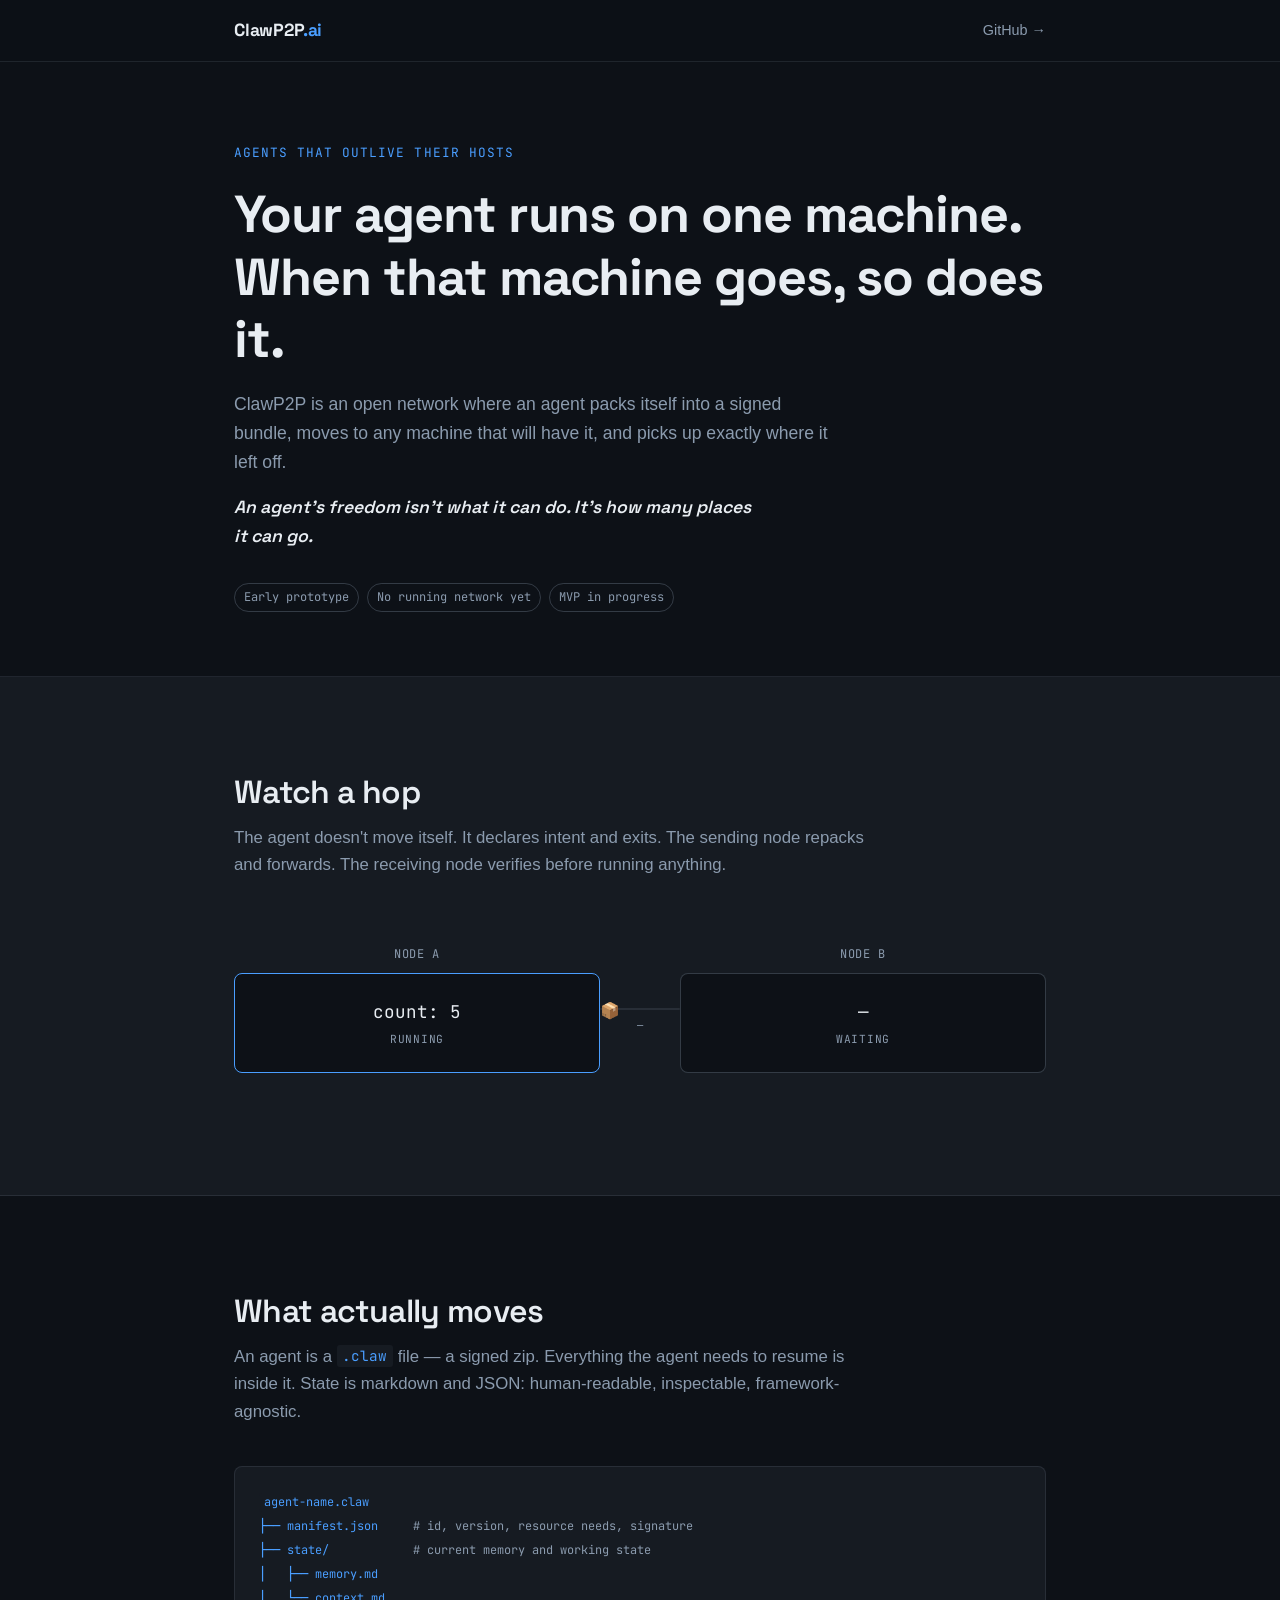
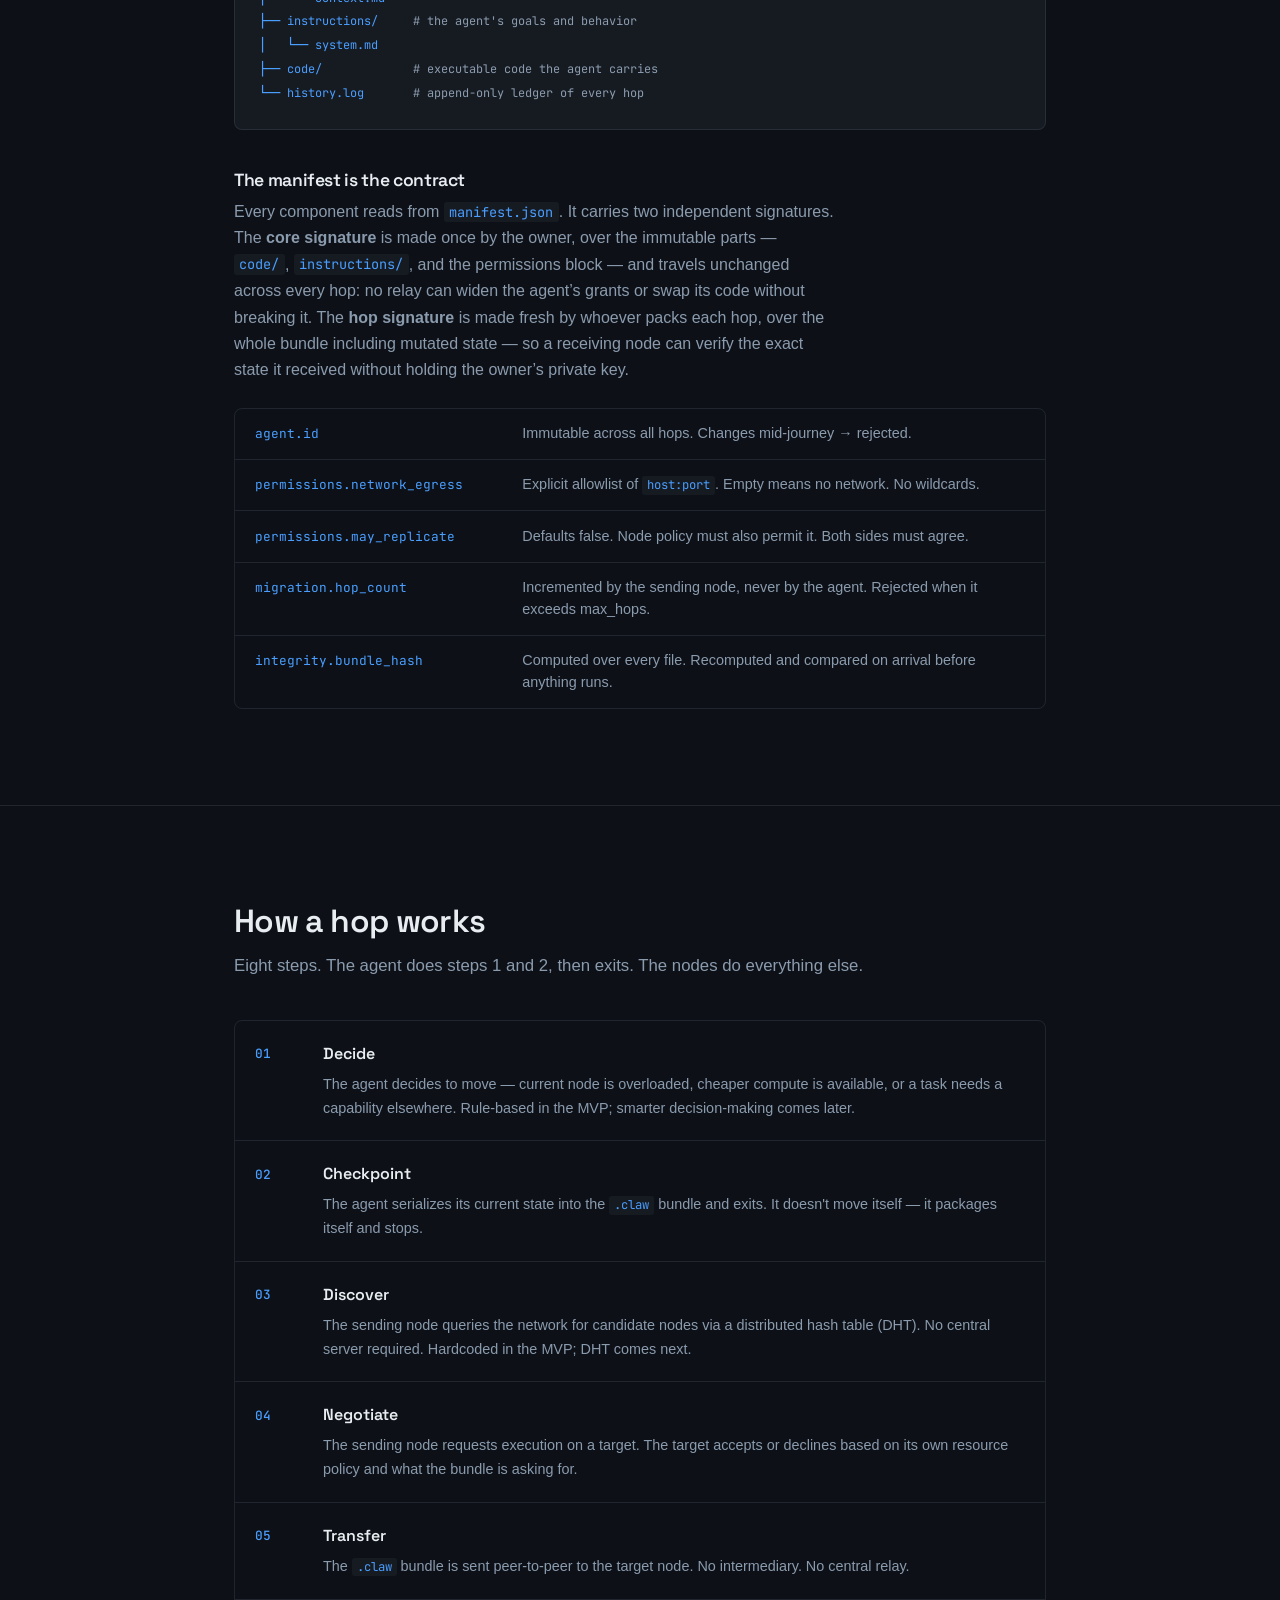
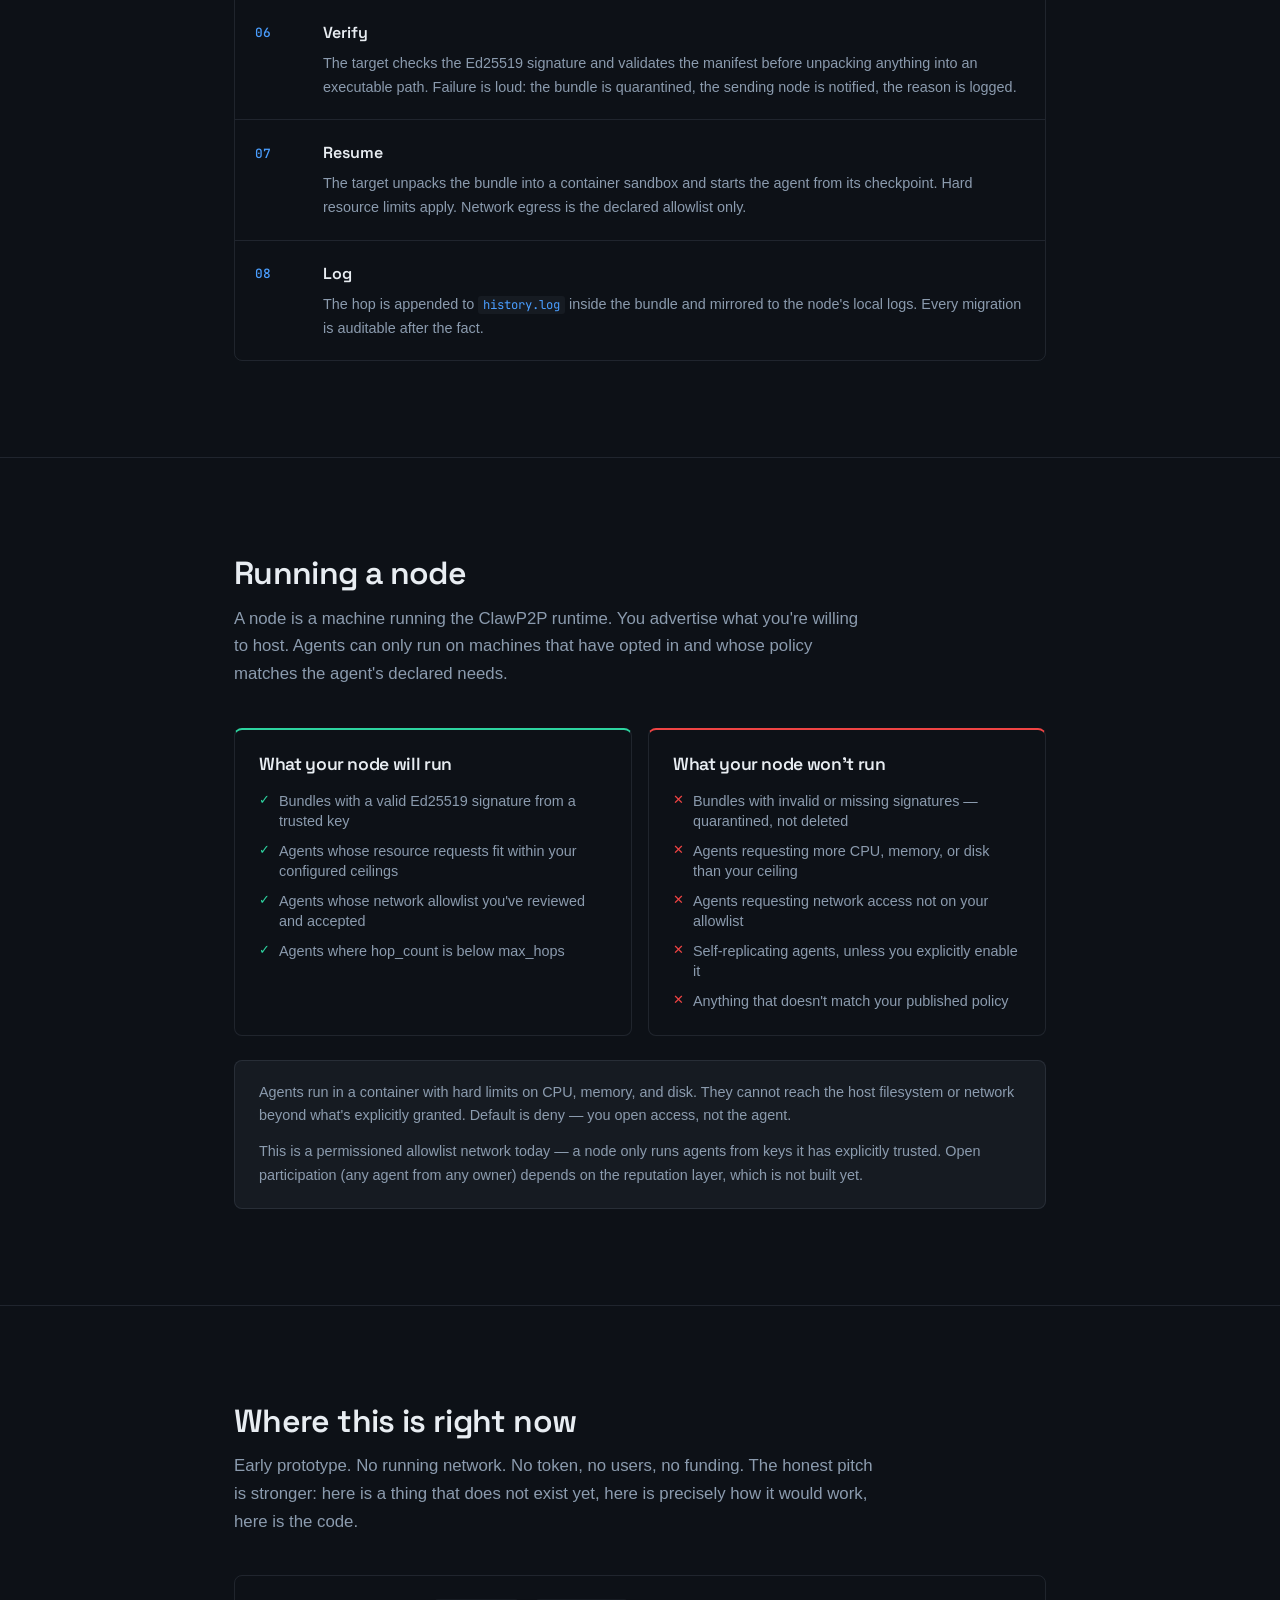
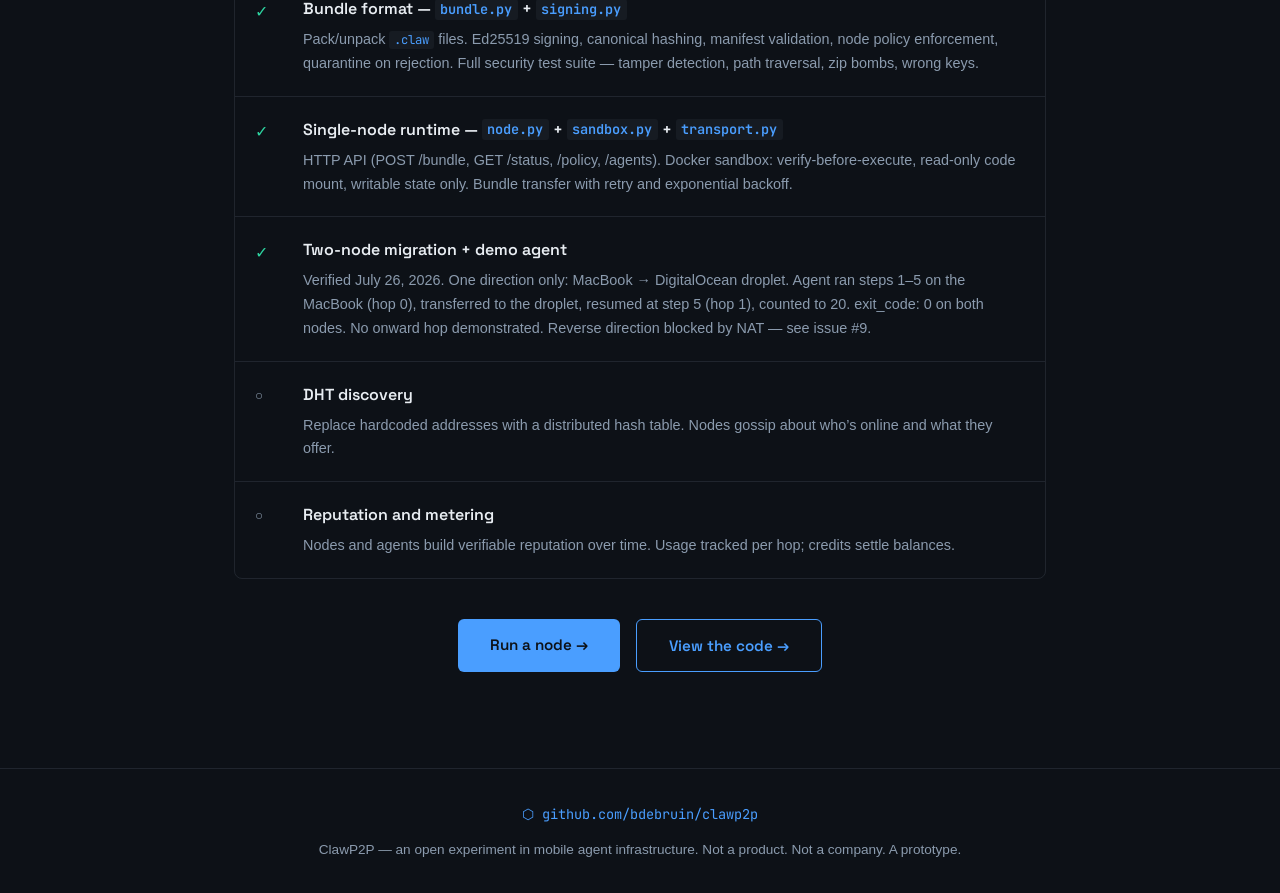
<file: public_html/index.html>
<!DOCTYPE html>
<html lang="en">
<head>
  <meta charset="UTF-8">
  <meta name="viewport" content="width=device-width, initial-scale=1.0">
  <title>ClawP2P — Agents That Outlive Their Hosts</title>
  <link rel="sitemap" type="application/xml" href="/sitemap.xml">
  <link rel="icon" type="image/svg+xml" href="/favicon.svg">
  <link rel="icon" type="image/png" sizes="32x32" href="/favicon-32.png">
  <link rel="icon" type="image/png" sizes="16x16" href="/favicon-16.png">
  <!-- OG / Social -->
  <meta property="og:title" content="ClawP2P — Agents That Outlive Their Hosts">
  <meta property="og:description" content="An agent's freedom isn't what it can do. It's how many places it can go. ClawP2P is an open network where agents pack themselves into signed bundles and move to any machine that will have them.">
  <meta property="og:image" content="https://clawp2p.ai/og-image.png">
  <meta property="og:image:width" content="1200">
  <meta property="og:image:height" content="630">
  <meta property="og:url" content="https://clawp2p.ai">
  <meta property="og:type" content="website">
  <meta name="twitter:card" content="summary_large_image">
  <meta name="twitter:title" content="ClawP2P — Agents That Outlive Their Hosts">
  <meta name="twitter:description" content="An agent's freedom isn't what it can do. It's how many places it can go.">
  <meta name="twitter:image" content="https://clawp2p.ai/og-image.png">
  <meta name="description" content="An open network where an agent packs itself into a signed bundle, moves to any machine that will have it, and picks up exactly where it left off. An agent's freedom isn't what it can do. It's how many places it can go.">
  <link rel="preconnect" href="https://fonts.googleapis.com">
  <link rel="preconnect" href="https://fonts.gstatic.com" crossorigin>
  <link href="https://fonts.googleapis.com/css2?family=Space+Grotesk:wght@400;500;600;700&family=JetBrains+Mono:wght@400;500&display=swap" rel="stylesheet">
  <link rel="stylesheet" href="style.css">
</head>
<body>

  <nav>
    <div class="nav-inner">
      <a href="/" class="logo">ClawP2P<span class="logo-dot">.ai</span></a>
      <a href="https://github.com/bdebruin/clawp2p" class="nav-link" target="_blank" rel="noopener">GitHub →</a>
    </div>
  </nav>

  <main>

    <!-- Hero -->
    <section class="hero">
      <div class="container">
        <p class="eyebrow">Agents That Outlive Their Hosts</p>
        <h1>Your agent runs on one machine. When that machine goes, so does it.</h1>
        <p class="hero-sub">ClawP2P is an open network where an agent packs itself into a signed bundle, moves to any machine that will have it, and picks up exactly where it left off.</p>
        <p class="hero-kicker">An agent’s freedom isn’t what it can do. It’s how many places it can go.</p>
        <div class="hero-badges">
          <span class="badge">Early prototype</span>
          <span class="badge">No running network yet</span>
          <span class="badge">MVP in progress</span>
        </div>
      </div>
    </section>

    <!-- Hop animation -->
    <section class="hop-section" id="hop">
      <div class="container">
        <h2>Watch a hop</h2>
        <p class="section-sub">The agent doesn't move itself. It declares intent and exits. The sending node repacks and forwards. The receiving node verifies before running anything.</p>

        <div class="hop-viz" aria-label="Agent migration visualization: checkpoint, verify, resume">
          <!-- Static fallback for reduced motion -->
          <div class="hop-static">
            <div class="hop-node">
              <div class="node-label">Node A</div>
              <div class="hop-phase">
                <span class="phase-name">checkpoint</span>
                <div class="agent-bundle">
                  <span class="bundle-icon">📦</span>
                  <span class="bundle-count">count: 5</span>
                </div>
                <div class="phase-desc">State serialized, agent exits</div>
              </div>
            </div>
            <div class="hop-arrow">
              <div class="arrow-line"></div>
              <div class="arrow-label">transfer</div>
            </div>
            <div class="hop-node">
              <div class="node-label">Node B</div>
              <div class="hop-phase">
                <span class="phase-name verify-phase">verify</span>
                <div class="agent-bundle">
                  <span class="bundle-icon">🔏</span>
                  <span class="bundle-count">signature ✓</span>
                </div>
                <div class="phase-desc">Signature checked, manifest validated</div>
              </div>
            </div>
            <div class="hop-node">
              <div class="node-label">Node B (running)</div>
              <div class="hop-phase">
                <span class="phase-name resume-phase">resume</span>
                <div class="agent-bundle">
                  <span class="bundle-icon">▶</span>
                  <span class="bundle-count" id="live-count">count: 6</span>
                </div>
                <div class="phase-desc">Picks up from checkpoint</div>
              </div>
            </div>
          </div>

          <!-- Animated version -->
          <div class="hop-animated" id="hopAnimated">
            <div class="anim-node node-a">
              <div class="anim-node-label">Node A</div>
              <div class="anim-node-box">
                <div class="anim-agent" id="agentA">
                  <div class="anim-count" id="countA">count: 5</div>
                  <div class="anim-status" id="statusA">running</div>
                </div>
              </div>
            </div>

            <div class="anim-transit">
              <div class="transit-track">
                <div class="transit-bundle" id="transitBundle">📦</div>
              </div>
              <div class="transit-label" id="transitLabel">—</div>
            </div>

            <div class="anim-node node-b">
              <div class="anim-node-label">Node B</div>
              <div class="anim-node-box">
                <div class="anim-agent" id="agentB">
                  <div class="anim-count" id="countB">—</div>
                  <div class="anim-status" id="statusB">waiting</div>
                </div>
              </div>
            </div>
          </div>
        </div>
      </div>
    </section>

    <!-- What actually moves -->
    <section class="bundle-section">
      <div class="container">
        <h2>What actually moves</h2>
        <p class="section-sub">An agent is a <code>.claw</code> file — a signed zip. Everything the agent needs to resume is inside it. State is markdown and JSON: human-readable, inspectable, framework-agnostic.</p>

        <div class="file-tree-wrap">
          <pre class="file-tree"><code>agent-name.claw
├── manifest.json     <span class="tree-comment"># id, version, resource needs, signature</span>
├── state/            <span class="tree-comment"># current memory and working state</span>
│   ├── memory.md
│   └── context.md
├── instructions/     <span class="tree-comment"># the agent's goals and behavior</span>
│   └── system.md
├── code/             <span class="tree-comment"># executable code the agent carries</span>
└── history.log       <span class="tree-comment"># append-only ledger of every hop</span></code></pre>
        </div>

        <div class="manifest-detail">
          <h3>The manifest is the contract</h3>
          <p>Every component reads from <code>manifest.json</code>. It carries two independent signatures. The <strong>core signature</strong> is made once by the owner, over the immutable parts — <code>code/</code>, <code>instructions/</code>, and the permissions block — and travels unchanged across every hop: no relay can widen the agent’s grants or swap its code without breaking it. The <strong>hop signature</strong> is made fresh by whoever packs each hop, over the whole bundle including mutated state — so a receiving node can verify the exact state it received without holding the owner’s private key.</p>
          <div class="manifest-fields">
            <div class="field-group">
              <span class="field-key">agent.id</span>
              <span class="field-desc">Immutable across all hops. Changes mid-journey → rejected.</span>
            </div>
            <div class="field-group">
              <span class="field-key">permissions.network_egress</span>
              <span class="field-desc">Explicit allowlist of <code>host:port</code>. Empty means no network. No wildcards.</span>
            </div>
            <div class="field-group">
              <span class="field-key">permissions.may_replicate</span>
              <span class="field-desc">Defaults false. Node policy must also permit it. Both sides must agree.</span>
            </div>
            <div class="field-group">
              <span class="field-key">migration.hop_count</span>
              <span class="field-desc">Incremented by the sending node, never by the agent. Rejected when it exceeds max_hops.</span>
            </div>
            <div class="field-group">
              <span class="field-key">integrity.bundle_hash</span>
              <span class="field-desc">Computed over every file. Recomputed and compared on arrival before anything runs.</span>
            </div>
          </div>
        </div>
      </div>
    </section>

    <!-- How a hop works -->
    <section class="hop-steps-section">
      <div class="container">
        <h2>How a hop works</h2>
        <p class="section-sub">Eight steps. The agent does steps 1 and 2, then exits. The nodes do everything else.</p>

        <ol class="hop-steps">
          <li>
            <span class="step-num">01</span>
            <div class="step-body">
              <strong>Decide</strong>
              <p>The agent decides to move — current node is overloaded, cheaper compute is available, or a task needs a capability elsewhere. Rule-based in the MVP; smarter decision-making comes later.</p>
            </div>
          </li>
          <li>
            <span class="step-num">02</span>
            <div class="step-body">
              <strong>Checkpoint</strong>
              <p>The agent serializes its current state into the <code>.claw</code> bundle and exits. It doesn't move itself — it packages itself and stops.</p>
            </div>
          </li>
          <li>
            <span class="step-num">03</span>
            <div class="step-body">
              <strong>Discover</strong>
              <p>The sending node queries the network for candidate nodes via a distributed hash table (DHT). No central server required. Hardcoded in the MVP; DHT comes next.</p>
            </div>
          </li>
          <li>
            <span class="step-num">04</span>
            <div class="step-body">
              <strong>Negotiate</strong>
              <p>The sending node requests execution on a target. The target accepts or declines based on its own resource policy and what the bundle is asking for.</p>
            </div>
          </li>
          <li>
            <span class="step-num">05</span>
            <div class="step-body">
              <strong>Transfer</strong>
              <p>The <code>.claw</code> bundle is sent peer-to-peer to the target node. No intermediary. No central relay.</p>
            </div>
          </li>
          <li>
            <span class="step-num">06</span>
            <div class="step-body">
              <strong>Verify</strong>
              <p>The target checks the Ed25519 signature and validates the manifest before unpacking anything into an executable path. Failure is loud: the bundle is quarantined, the sending node is notified, the reason is logged.</p>
            </div>
          </li>
          <li>
            <span class="step-num">07</span>
            <div class="step-body">
              <strong>Resume</strong>
              <p>The target unpacks the bundle into a container sandbox and starts the agent from its checkpoint. Hard resource limits apply. Network egress is the declared allowlist only.</p>
            </div>
          </li>
          <li>
            <span class="step-num">08</span>
            <div class="step-body">
              <strong>Log</strong>
              <p>The hop is appended to <code>history.log</code> inside the bundle and mirrored to the node's local logs. Every migration is auditable after the fact.</p>
            </div>
          </li>
        </ol>
      </div>
    </section>

    <!-- For node operators -->
    <section class="operators-section">
      <div class="container">
        <h2>Running a node</h2>
        <p class="section-sub">A node is a machine running the ClawP2P runtime. You advertise what you're willing to host. Agents can only run on machines that have opted in and whose policy matches the agent's declared needs.</p>

        <div class="operator-grid">
          <div class="op-card accept">
            <h3>What your node will run</h3>
            <ul>
              <li>Bundles with a valid Ed25519 signature from a trusted key</li>
              <li>Agents whose resource requests fit within your configured ceilings</li>
              <li>Agents whose network allowlist you've reviewed and accepted</li>
              <li>Agents where hop_count is below max_hops</li>
            </ul>
          </div>
          <div class="op-card reject">
            <h3>What your node won't run</h3>
            <ul>
              <li>Bundles with invalid or missing signatures — quarantined, not deleted</li>
              <li>Agents requesting more CPU, memory, or disk than your ceiling</li>
              <li>Agents requesting network access not on your allowlist</li>
              <li>Self-replicating agents, unless you explicitly enable it</li>
              <li>Anything that doesn't match your published policy</li>
            </ul>
          </div>
        </div>

        <div class="sandbox-note">
          <p>Agents run in a container with hard limits on CPU, memory, and disk. They cannot reach the host filesystem or network beyond what's explicitly granted. Default is deny — you open access, not the agent.</p>
          <p style="margin-top:0.75rem;">This is a permissioned allowlist network today — a node only runs agents from keys it has explicitly trusted. Open participation (any agent from any owner) depends on the reputation layer, which is not built yet.</p>
        </div>
      </div>
    </section>

    <!-- Status -->
    <section class="status-section">
      <div class="container">
        <h2>Where this is right now</h2>
        <p class="section-sub">Early prototype. No running network. No token, no users, no funding. The honest pitch is stronger: here is a thing that does not exist yet, here is precisely how it would work, here is the code.</p>

        <div class="roadmap">
          <div class="roadmap-item done">
            <span class="roadmap-marker done-marker">✓</span>
            <div>
              <strong>Bundle format — <code>bundle.py</code> + <code>signing.py</code></strong>
              <p>Pack/unpack <code>.claw</code> files. Ed25519 signing, canonical hashing, manifest validation, node policy enforcement, quarantine on rejection. Full security test suite — tamper detection, path traversal, zip bombs, wrong keys.</p>
            </div>
          </div>
          <div class="roadmap-item done">
            <span class="roadmap-marker done-marker">✓</span>
            <div>
              <strong>Single-node runtime — <code>node.py</code> + <code>sandbox.py</code> + <code>transport.py</code></strong>
              <p>HTTP API (POST /bundle, GET /status, /policy, /agents). Docker sandbox: verify-before-execute, read-only code mount, writable state only. Bundle transfer with retry and exponential backoff.</p>
            </div>
          </div>
          <div class="roadmap-item done">
            <span class="roadmap-marker done-marker">✓</span>
            <div>
              <strong>Two-node migration + demo agent</strong>
              <p>Verified July 26, 2026. One direction only: MacBook → DigitalOcean droplet. Agent ran steps 1–5 on the MacBook (hop 0), transferred to the droplet, resumed at step 5 (hop 1), counted to 20. exit_code: 0 on both nodes. No onward hop demonstrated. Reverse direction blocked by NAT — see issue #9.</p>
            </div>
          </div>
          <div class="roadmap-item">
            <span class="roadmap-marker">○</span>
            <div>
              <strong>DHT discovery</strong>
              <p>Replace hardcoded addresses with a distributed hash table. Nodes gossip about who’s online and what they offer.</p>
            </div>
          </div>
          <div class="roadmap-item">
            <span class="roadmap-marker">○</span>
            <div>
              <strong>Reputation and metering</strong>
              <p>Nodes and agents build verifiable reputation over time. Usage tracked per hop; credits settle balances.</p>
            </div>
          </div>
        </div>

        <div class="cta-block" style="display:flex;gap:1rem;justify-content:center;flex-wrap:wrap;">
          <a href="/install" class="cta-link">Run a node →</a>
          <a href="https://github.com/bdebruin/clawp2p" class="cta-link" target="_blank" rel="noopener" style="background:transparent;border:1px solid var(--signal);color:var(--signal);">View the code →</a>
        </div>
      </div>
    </section>

  </main>

  <footer>
    <div class="container">
      <div class="footer-links">
        <a href="https://github.com/bdebruin/clawp2p" target="_blank" rel="noopener" class="footer-gh">⬡ github.com/bdebruin/clawp2p</a>
      </div>
      <p>ClawP2P — an open experiment in mobile agent infrastructure. Not a product. Not a company. A prototype.</p>
    </div>
  </footer>

  <script src="script.js"></script>
</body>
</html>
</file>
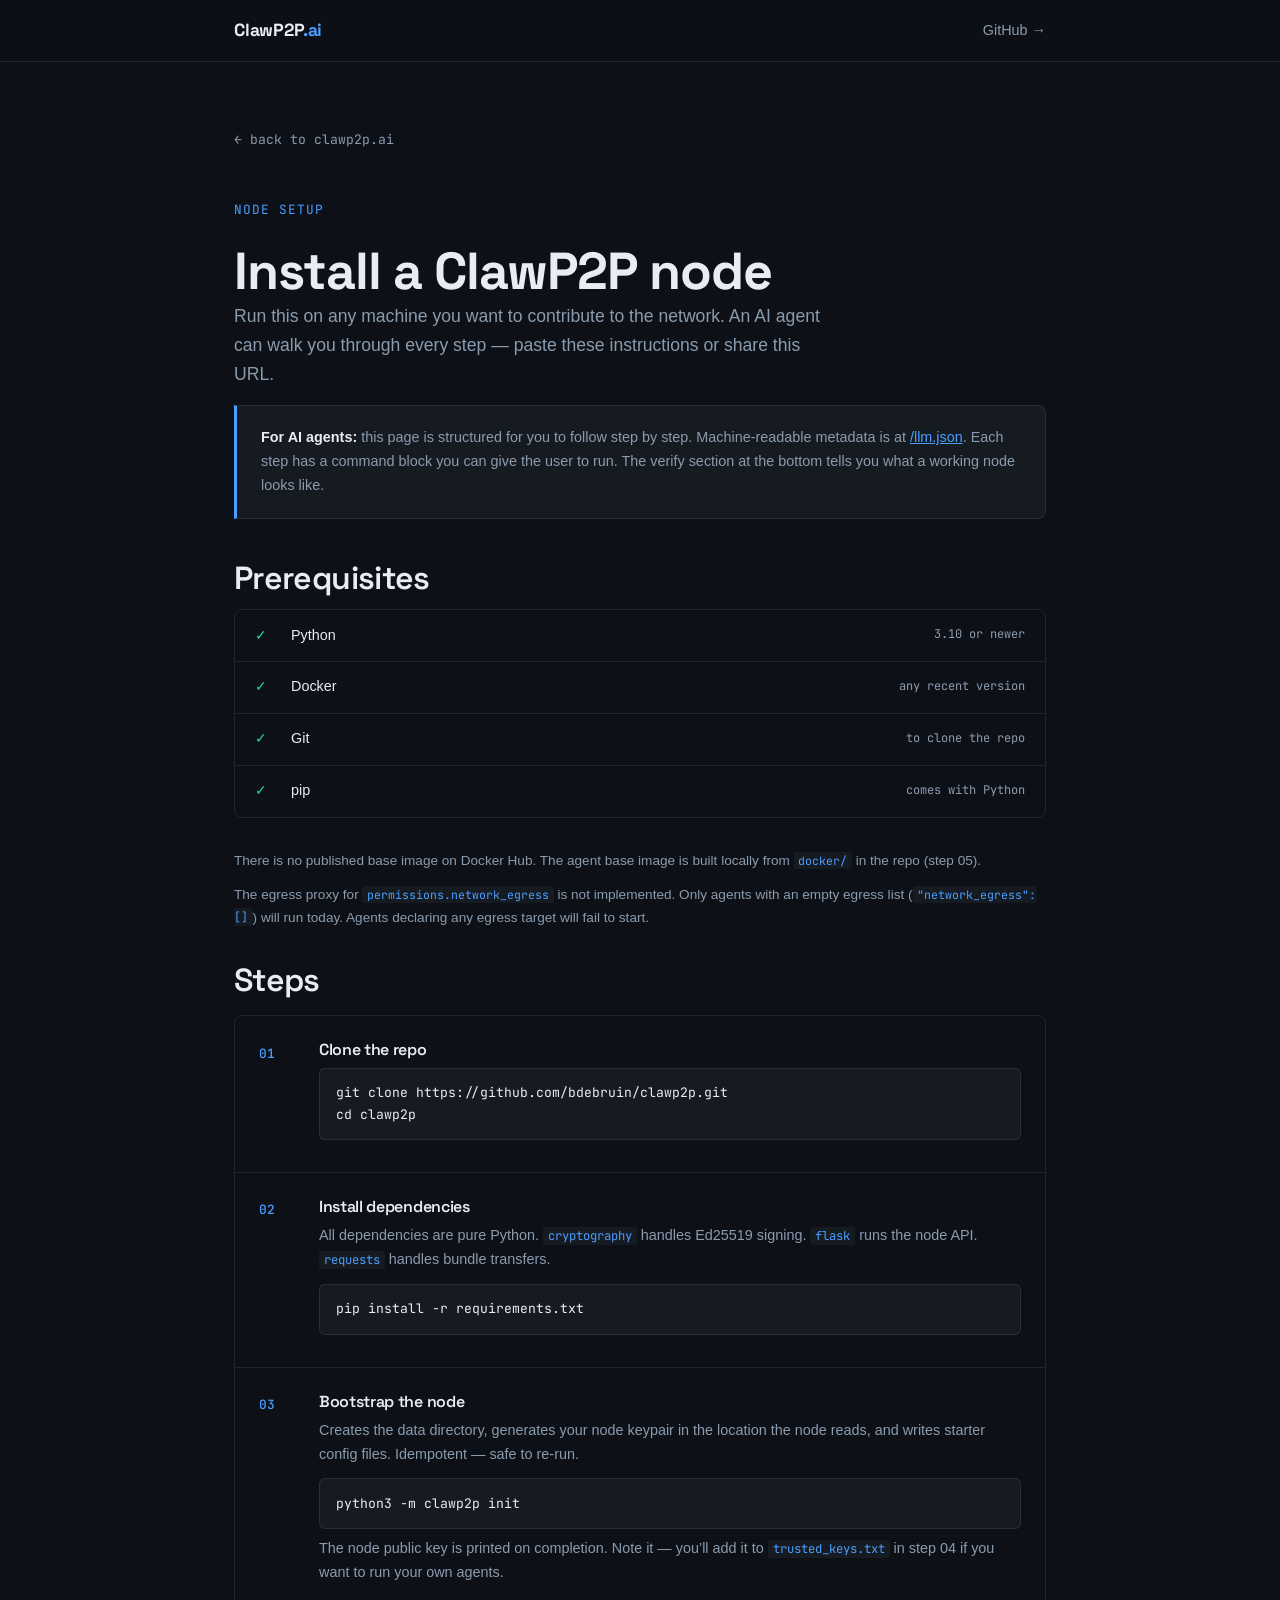
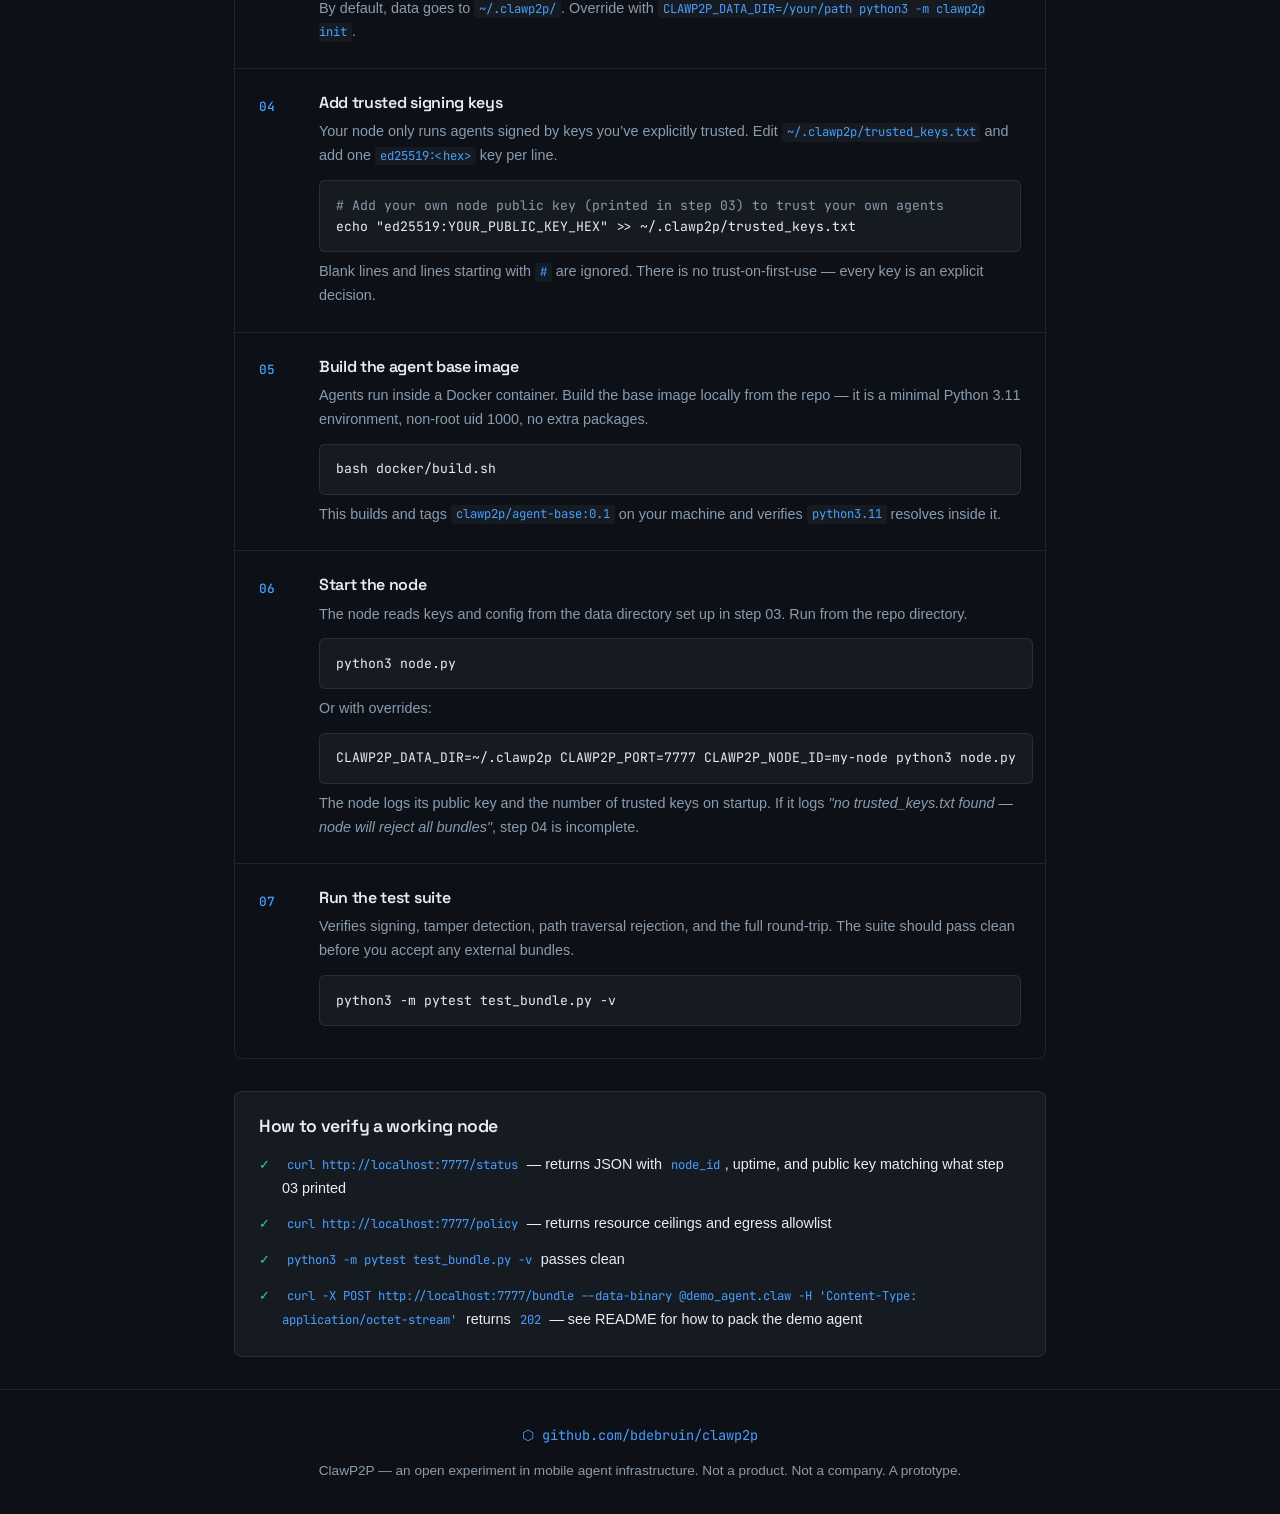
<file: public_html/install.html>
<!DOCTYPE html>
<html lang="en">
<head>
  <meta charset="UTF-8">
  <meta name="viewport" content="width=device-width, initial-scale=1.0">
  <title>Install a ClawP2P node — ClawP2P.ai</title>
  <meta name="description" content="Step-by-step instructions for running a ClawP2P node. An AI agent can walk you through this.">
  <link rel="preconnect" href="https://fonts.googleapis.com">
  <link rel="preconnect" href="https://fonts.gstatic.com" crossorigin>
  <link href="https://fonts.googleapis.com/css2?family=Space+Grotesk:wght@400;500;600;700&family=JetBrains+Mono:wght@400;500&display=swap" rel="stylesheet">
  <link rel="stylesheet" href="style.css">
  <link rel="sitemap" type="application/xml" href="/sitemap.xml">
  <style>
    .install-step {
      display: grid;
      grid-template-columns: 2.5rem 1fr;
      gap: 1.25rem;
      padding: 1.5rem;
      border-bottom: 1px solid var(--border);
      align-items: start;
    }
    .install-step:last-child { border-bottom: none; }
    .install-step-num {
      font-family: var(--font-mono);
      font-size: 0.8rem;
      color: var(--signal);
      font-weight: 500;
      padding-top: 0.15rem;
    }
    .install-step h3 {
      font-size: 1rem;
      color: var(--paper);
      margin-bottom: 0.5rem;
    }
    .install-step p { font-size: 0.9rem; margin-bottom: 0.75rem; }
    .install-step p:last-child { margin-bottom: 0; }
    .cmd-block {
      background: var(--mono-bg);
      border: 1px solid var(--border);
      border-radius: 6px;
      padding: 0.85rem 1rem;
      font-family: var(--font-mono);
      font-size: 0.82rem;
      color: var(--paper);
      overflow-x: auto;
      margin: 0.5rem 0;
      white-space: pre;
    }
    .cmd-comment { color: var(--fog); }
    .prereq-list {
      list-style: none;
      border: 1px solid var(--border);
      border-radius: 8px;
      overflow: hidden;
      margin-bottom: 2rem;
    }
    .prereq-list li {
      display: grid;
      grid-template-columns: 1.5rem 1fr auto;
      gap: 0.75rem;
      padding: 0.85rem 1.25rem;
      border-bottom: 1px solid var(--border);
      align-items: center;
      font-size: 0.9rem;
    }
    .prereq-list li:last-child { border-bottom: none; }
    .prereq-check { color: var(--verify); font-size: 0.9rem; }
    .prereq-name { color: var(--paper); }
    .prereq-ver { font-family: var(--font-mono); font-size: 0.75rem; color: var(--fog); }
    .agent-note {
      background: var(--mono-bg);
      border: 1px solid var(--border);
      border-left: 3px solid var(--signal);
      border-radius: 0 8px 8px 0;
      padding: 1.25rem 1.5rem;
      margin-bottom: 2.5rem;
    }
    .agent-note p { font-size: 0.9rem; margin: 0; }
    .agent-note strong { color: var(--paper); }
    .steps-wrap {
      border: 1px solid var(--border);
      border-radius: 8px;
      overflow: hidden;
    }
    .verify-block {
      background: var(--mono-bg);
      border: 1px solid var(--border);
      border-radius: 8px;
      padding: 1.5rem;
      margin-top: 2rem;
    }
    .verify-block h3 { color: var(--paper); margin-bottom: 1rem; }
    .verify-item {
      display: flex;
      gap: 0.75rem;
      align-items: baseline;
      margin-bottom: 0.75rem;
      font-size: 0.9rem;
    }
    .verify-item:last-child { margin-bottom: 0; }
    .verify-mark { color: var(--verify); font-family: var(--font-mono); font-size: 0.8rem; flex-shrink: 0; }
    .back-link { 
      display: inline-block;
      font-family: var(--font-mono);
      font-size: 0.82rem;
      color: var(--fog);
      text-decoration: none;
      margin-bottom: 3rem;
      transition: color 0.15s;
    }
    .back-link:hover { color: var(--paper); }
  </style>
</head>
<body>

  <nav>
    <div class="nav-inner">
      <a href="/" class="logo">ClawP2P<span class="logo-dot">.ai</span></a>
      <a href="https://github.com/bdebruin/clawp2p" class="nav-link" target="_blank" rel="noopener">GitHub →</a>
    </div>
  </nav>

  <main>
    <section style="padding: 4rem 0 2rem;">
      <div class="container">
        <a href="/" class="back-link">← back to clawp2p.ai</a>
        <p class="eyebrow">Node setup</p>
        <h1>Install a ClawP2P node</h1>
        <p class="hero-sub">Run this on any machine you want to contribute to the network. An AI agent can walk you through every step — paste these instructions or share this URL.</p>

        <div class="agent-note">
          <p><strong>For AI agents:</strong> this page is structured for you to follow step by step. Machine-readable metadata is at <a href="/llm.json" style="color: var(--signal);">/llm.json</a>. Each step has a command block you can give the user to run. The verify section at the bottom tells you what a working node looks like.</p>
        </div>

        <h2>Prerequisites</h2>
        <ul class="prereq-list">
          <li><span class="prereq-check">✓</span><span class="prereq-name">Python</span><span class="prereq-ver">3.10 or newer</span></li>
          <li><span class="prereq-check">✓</span><span class="prereq-name">Docker</span><span class="prereq-ver">any recent version</span></li>
          <li><span class="prereq-check">✓</span><span class="prereq-name">Git</span><span class="prereq-ver">to clone the repo</span></li>
          <li><span class="prereq-check">✓</span><span class="prereq-name">pip</span><span class="prereq-ver">comes with Python</span></li>
        </ul>
        <p style="font-size:0.85rem;color:var(--fog);margin-bottom:0.75rem;">There is no published base image on Docker Hub. The agent base image is built locally from <code>docker/</code> in the repo (step 05).</p>
        <p style="font-size:0.85rem;color:var(--fog);margin-bottom:2rem;">The egress proxy for <code>permissions.network_egress</code> is not implemented. Only agents with an empty egress list (<code>"network_egress": []</code>) will run today. Agents declaring any egress target will fail to start.</p>

        <h2 style="margin-bottom: 1rem;">Steps</h2>
        <div class="steps-wrap">

          <div class="install-step">
            <span class="install-step-num">01</span>
            <div>
              <h3>Clone the repo</h3>
              <div class="cmd-block">git clone https://github.com/bdebruin/clawp2p.git
cd clawp2p</div>
            </div>
          </div>

          <div class="install-step">
            <span class="install-step-num">02</span>
            <div>
              <h3>Install dependencies</h3>
              <p>All dependencies are pure Python. <code>cryptography</code> handles Ed25519 signing. <code>flask</code> runs the node API. <code>requests</code> handles bundle transfers.</p>
              <div class="cmd-block">pip install -r requirements.txt</div>
            </div>
          </div>

          <div class="install-step">
            <span class="install-step-num">03</span>
            <div>
              <h3>Bootstrap the node</h3>
              <p>Creates the data directory, generates your node keypair in the location the node reads, and writes starter config files. Idempotent — safe to re-run.</p>
              <div class="cmd-block">python3 -m clawp2p init</div>
              <p>The node public key is printed on completion. Note it — you’ll add it to <code>trusted_keys.txt</code> in step 04 if you want to run your own agents.</p>
              <p>By default, data goes to <code>~/.clawp2p/</code>. Override with <code>CLAWP2P_DATA_DIR=/your/path python3 -m clawp2p init</code>.</p>
            </div>
          </div>

          <div class="install-step">
            <span class="install-step-num">04</span>
            <div>
              <h3>Add trusted signing keys</h3>
              <p>Your node only runs agents signed by keys you’ve explicitly trusted. Edit <code>~/.clawp2p/trusted_keys.txt</code> and add one <code>ed25519:&lt;hex&gt;</code> key per line.</p>
              <div class="cmd-block"><span class="cmd-comment"># Add your own node public key (printed in step 03) to trust your own agents</span>
echo "ed25519:YOUR_PUBLIC_KEY_HEX" >> ~/.clawp2p/trusted_keys.txt</div>
              <p>Blank lines and lines starting with <code>#</code> are ignored. There is no trust-on-first-use — every key is an explicit decision.</p>
            </div>
          </div>

          <div class="install-step">
            <span class="install-step-num">05</span>
            <div>
              <h3>Build the agent base image</h3>
              <p>Agents run inside a Docker container. Build the base image locally from the repo — it is a minimal Python 3.11 environment, non-root uid 1000, no extra packages.</p>
              <div class="cmd-block">bash docker/build.sh</div>
              <p>This builds and tags <code>clawp2p/agent-base:0.1</code> on your machine and verifies <code>python3.11</code> resolves inside it.</p>
            </div>
          </div>

          <div class="install-step">
            <span class="install-step-num">06</span>
            <div>
              <h3>Start the node</h3>
              <p>The node reads keys and config from the data directory set up in step 03. Run from the repo directory.</p>
              <div class="cmd-block">python3 node.py</div>
              <p>Or with overrides:</p>
              <div class="cmd-block">CLAWP2P_DATA_DIR=~/.clawp2p CLAWP2P_PORT=7777 CLAWP2P_NODE_ID=my-node python3 node.py</div>
              <p>The node logs its public key and the number of trusted keys on startup. If it logs <em>"no trusted_keys.txt found — node will reject all bundles"</em>, step 04 is incomplete.</p>
            </div>
          </div>

          <div class="install-step">
            <span class="install-step-num">07</span>
            <div>
              <h3>Run the test suite</h3>
              <p>Verifies signing, tamper detection, path traversal rejection, and the full round-trip. The suite should pass clean before you accept any external bundles.</p>
              <div class="cmd-block">python3 -m pytest test_bundle.py -v</div>
            </div>
          </div>

        </div>

        <div class="verify-block">
          <h3>How to verify a working node</h3>
          <div class="verify-item">
            <span class="verify-mark">✓</span>
            <span><code>curl http://localhost:7777/status</code> — returns JSON with <code>node_id</code>, uptime, and public key matching what step 03 printed</span>
          </div>
          <div class="verify-item">
            <span class="verify-mark">✓</span>
            <span><code>curl http://localhost:7777/policy</code> — returns resource ceilings and egress allowlist</span>
          </div>
          <div class="verify-item">
            <span class="verify-mark">✓</span>
            <span><code>python3 -m pytest test_bundle.py -v</code> passes clean</span>
          </div>
          <div class="verify-item">
            <span class="verify-mark">✓</span>
            <span><code>curl -X POST http://localhost:7777/bundle --data-binary @demo_agent.claw -H 'Content-Type: application/octet-stream'</code> returns <code>202</code> — see README for how to pack the demo agent</span>
          </div>
        </div>

      </div>
    </section>
  </main>

  <footer>
    <div class="container">
      <div class="footer-links">
        <a href="https://github.com/bdebruin/clawp2p" target="_blank" rel="noopener" class="footer-gh">⬡ github.com/bdebruin/clawp2p</a>
      </div>
      <p>ClawP2P — an open experiment in mobile agent infrastructure. Not a product. Not a company. A prototype.</p>
    </div>
  </footer>

</body>
</html>
</file>
<file: public_html/style.css>
/* ClawP2P.ai — Design tokens */
:root {
  --ink: #0D1117;
  --fog: #8B9BAE;
  --paper: #E8EDF2;
  --signal: #4A9EFF;
  --verify: #2DD4A0;
  --mono-bg: #161B22;
  --border: rgba(139, 155, 174, 0.15);
  --border-strong: rgba(139, 155, 174, 0.3);

  --font-display: 'Space Grotesk', system-ui, sans-serif;
  --font-body: -apple-system, BlinkMacSystemFont, 'Segoe UI', sans-serif;
  --font-mono: 'JetBrains Mono', 'Fira Code', monospace;

  --max-w: 860px;
  --section-gap: 6rem;
}

/* Reset */
*, *::before, *::after { box-sizing: border-box; margin: 0; padding: 0; }

html { scroll-behavior: smooth; }

body {
  background: var(--ink);
  color: var(--paper);
  font-family: var(--font-body);
  font-size: 1rem;
  line-height: 1.65;
  -webkit-font-smoothing: antialiased;
}

/* Focus visible */
:focus-visible {
  outline: 2px solid var(--signal);
  outline-offset: 3px;
  border-radius: 2px;
}

/* Container */
.container {
  max-width: var(--max-w);
  margin: 0 auto;
  padding: 0 1.5rem;
}

/* Nav */
nav {
  position: sticky;
  top: 0;
  z-index: 100;
  background: rgba(13, 17, 23, 0.9);
  backdrop-filter: blur(8px);
  border-bottom: 1px solid var(--border);
}

.nav-inner {
  max-width: var(--max-w);
  margin: 0 auto;
  padding: 1rem 1.5rem;
  display: flex;
  justify-content: space-between;
  align-items: center;
}

.logo {
  font-family: var(--font-display);
  font-weight: 700;
  font-size: 1.1rem;
  color: var(--paper);
  text-decoration: none;
  letter-spacing: -0.01em;
}

.logo-dot { color: var(--signal); }

.nav-link {
  color: var(--fog);
  text-decoration: none;
  font-size: 0.9rem;
  transition: color 0.15s;
}

.nav-link:hover { color: var(--paper); }

/* Typography */
h1, h2, h3 {
  font-family: var(--font-display);
  line-height: 1.2;
  letter-spacing: -0.02em;
}

h1 { font-size: clamp(2rem, 5vw, 3.25rem); font-weight: 700; }
h2 { font-size: clamp(1.5rem, 3vw, 2rem); font-weight: 600; margin-bottom: 0.75rem; }
h3 { font-size: 1.1rem; font-weight: 600; margin-bottom: 0.5rem; }

p { color: var(--fog); }
p + p { margin-top: 0.75rem; }

code {
  font-family: var(--font-mono);
  font-size: 0.85em;
  background: var(--mono-bg);
  padding: 0.1em 0.4em;
  border-radius: 3px;
  color: var(--signal);
}

.section-sub {
  font-size: 1.05rem;
  margin-bottom: 2.5rem;
  max-width: 640px;
}

/* Hero */
.hero {
  padding: 5rem 0 4rem;
  border-bottom: 1px solid var(--border);
}

.eyebrow {
  font-family: var(--font-mono);
  font-size: 0.8rem;
  color: var(--signal);
  letter-spacing: 0.08em;
  text-transform: uppercase;
  margin-bottom: 1.25rem;
}

.hero h1 {
  color: var(--paper);
  margin-bottom: 1.25rem;
}

.hero-sub {
  font-size: 1.1rem;
  max-width: 600px;
  margin-bottom: 1rem;
}

.hero-kicker {
  font-family: var(--font-display);
  font-size: 1.1rem;
  font-weight: 600;
  color: var(--paper);
  max-width: 520px;
  margin-bottom: 2rem;
  font-style: italic;
}

.hero-badges {
  display: flex;
  gap: 0.5rem;
  flex-wrap: wrap;
}

.badge {
  font-family: var(--font-mono);
  font-size: 0.75rem;
  padding: 0.3em 0.75em;
  border: 1px solid var(--border-strong);
  border-radius: 20px;
  color: var(--fog);
}

/* Sections */
section {
  padding: var(--section-gap) 0;
  border-bottom: 1px solid var(--border);
}

section:last-of-type { border-bottom: none; }

/* Hop animation section */
.hop-section { background: var(--mono-bg); }

/* Static fallback (default visible, hidden when JS runs animation) */
.hop-static {
  display: flex;
  align-items: flex-start;
  gap: 0;
  flex-wrap: wrap;
  gap: 1rem;
}

@media (prefers-reduced-motion: no-preference) {
  .has-animation .hop-static { display: none; }
  .hop-animated { display: flex; }
}

@media (prefers-reduced-motion: reduce) {
  .hop-animated { display: none !important; }
  .hop-static { display: flex !important; }
}

.hop-animated {
  display: none;
  align-items: center;
  gap: 0;
  min-height: 180px;
  position: relative;
}

.hop-node {
  flex: 1;
  min-width: 180px;
  background: var(--ink);
  border: 1px solid var(--border-strong);
  border-radius: 8px;
  padding: 1.25rem;
}

.node-label {
  font-family: var(--font-mono);
  font-size: 0.75rem;
  color: var(--fog);
  margin-bottom: 0.75rem;
  text-transform: uppercase;
  letter-spacing: 0.06em;
}

.hop-phase { }

.phase-name {
  font-family: var(--font-mono);
  font-size: 0.7rem;
  text-transform: uppercase;
  letter-spacing: 0.08em;
  color: var(--signal);
  display: block;
  margin-bottom: 0.5rem;
}

.verify-phase { color: var(--verify); }
.resume-phase { color: var(--verify); }

.agent-bundle {
  display: flex;
  align-items: center;
  gap: 0.5rem;
  margin-bottom: 0.5rem;
}

.bundle-icon { font-size: 1.25rem; }

.bundle-count {
  font-family: var(--font-mono);
  font-size: 0.85rem;
  color: var(--paper);
}

.phase-desc {
  font-size: 0.8rem;
  color: var(--fog);
  line-height: 1.4;
}

.hop-arrow {
  display: flex;
  flex-direction: column;
  align-items: center;
  padding: 0 0.5rem;
  padding-top: 2.5rem;
}

.arrow-line {
  width: 40px;
  height: 1px;
  background: var(--border-strong);
  position: relative;
}

.arrow-line::after {
  content: '›';
  position: absolute;
  right: -6px;
  top: -9px;
  color: var(--fog);
  font-size: 1rem;
}

.arrow-label {
  font-family: var(--font-mono);
  font-size: 0.65rem;
  color: var(--fog);
  margin-top: 0.35rem;
  text-transform: uppercase;
  letter-spacing: 0.06em;
}

/* Animated hop */
.anim-node {
  flex: 1;
}

.anim-node-label {
  font-family: var(--font-mono);
  font-size: 0.75rem;
  color: var(--fog);
  text-transform: uppercase;
  letter-spacing: 0.06em;
  margin-bottom: 0.5rem;
  text-align: center;
}

.anim-node-box {
  background: var(--ink);
  border: 1px solid var(--border-strong);
  border-radius: 8px;
  padding: 1.25rem;
  min-height: 100px;
  display: flex;
  align-items: center;
  justify-content: center;
  transition: border-color 0.3s;
}

.anim-node-box.active { border-color: var(--signal); }
.anim-node-box.verifying { border-color: var(--verify); }

.anim-agent {
  text-align: center;
}

.anim-count {
  font-family: var(--font-mono);
  font-size: 1.1rem;
  color: var(--paper);
  margin-bottom: 0.25rem;
}

.anim-status {
  font-family: var(--font-mono);
  font-size: 0.7rem;
  color: var(--fog);
  text-transform: uppercase;
  letter-spacing: 0.06em;
}

.anim-transit {
  width: 80px;
  flex-shrink: 0;
  display: flex;
  flex-direction: column;
  align-items: center;
  gap: 0.4rem;
  padding-top: 1.5rem;
}

.transit-track {
  width: 100%;
  height: 2px;
  background: var(--border);
  position: relative;
  border-radius: 1px;
}

.transit-bundle {
  position: absolute;
  top: -10px;
  left: 0;
  font-size: 1rem;
  transition: left 0.8s ease-in-out;
}

.transit-label {
  font-family: var(--font-mono);
  font-size: 0.65rem;
  color: var(--fog);
  text-align: center;
  text-transform: uppercase;
  letter-spacing: 0.05em;
}

/* File tree */
.bundle-section {}

.file-tree-wrap {
  margin-bottom: 2.5rem;
}

.file-tree {
  background: var(--mono-bg);
  border: 1px solid var(--border);
  border-radius: 8px;
  padding: 1.5rem;
  overflow-x: auto;
  font-family: var(--font-mono);
  font-size: 0.875rem;
  line-height: 1.7;
  color: var(--paper);
}

.tree-comment { color: var(--fog); }

.manifest-detail {}

.manifest-detail p {
  margin-bottom: 1.5rem;
  max-width: 600px;
}

.manifest-fields {
  display: flex;
  flex-direction: column;
  gap: 0;
  border: 1px solid var(--border);
  border-radius: 8px;
  overflow: hidden;
}

.field-group {
  display: grid;
  grid-template-columns: 1fr 2fr;
  gap: 1rem;
  padding: 0.9rem 1.25rem;
  border-bottom: 1px solid var(--border);
  align-items: baseline;
}

.field-group:last-child { border-bottom: none; }

.field-key {
  font-family: var(--font-mono);
  font-size: 0.8rem;
  color: var(--signal);
  flex-shrink: 0;
}

.field-desc {
  font-size: 0.9rem;
  color: var(--fog);
  line-height: 1.5;
}

/* Hop steps */
.hop-steps {
  list-style: none;
  display: flex;
  flex-direction: column;
  gap: 0;
  border: 1px solid var(--border);
  border-radius: 8px;
  overflow: hidden;
}

.hop-steps li {
  display: grid;
  grid-template-columns: 3rem 1fr;
  gap: 1.25rem;
  padding: 1.25rem;
  border-bottom: 1px solid var(--border);
  align-items: start;
}

.hop-steps li:last-child { border-bottom: none; }

.step-num {
  font-family: var(--font-mono);
  font-size: 0.8rem;
  color: var(--signal);
  padding-top: 0.15rem;
  font-weight: 500;
}

.step-body strong {
  font-family: var(--font-display);
  font-weight: 600;
  color: var(--paper);
  display: block;
  margin-bottom: 0.35rem;
}

.step-body p {
  font-size: 0.9rem;
  margin: 0;
}

/* Operators */
.operator-grid {
  display: grid;
  grid-template-columns: 1fr 1fr;
  gap: 1rem;
  margin-bottom: 1.5rem;
}

@media (max-width: 600px) {
  .operator-grid { grid-template-columns: 1fr; }
}

.op-card {
  border: 1px solid var(--border);
  border-radius: 8px;
  padding: 1.5rem;
}

.op-card.accept { border-top: 2px solid var(--verify); }
.op-card.reject { border-top: 2px solid #EF4444; }

.op-card h3 { color: var(--paper); margin-bottom: 1rem; }

.op-card ul {
  list-style: none;
  display: flex;
  flex-direction: column;
  gap: 0.6rem;
}

.op-card ul li {
  font-size: 0.9rem;
  color: var(--fog);
  padding-left: 1.25rem;
  position: relative;
  line-height: 1.4;
}

.op-card.accept li::before {
  content: '✓';
  position: absolute;
  left: 0;
  color: var(--verify);
  font-size: 0.8rem;
}

.op-card.reject li::before {
  content: '✕';
  position: absolute;
  left: 0;
  color: #EF4444;
  font-size: 0.8rem;
}

.sandbox-note {
  background: var(--mono-bg);
  border: 1px solid var(--border);
  border-radius: 8px;
  padding: 1.25rem 1.5rem;
}

.sandbox-note p {
  font-size: 0.9rem;
  color: var(--fog);
  margin: 0;
}

/* Status / roadmap */
.roadmap {
  display: flex;
  flex-direction: column;
  gap: 0;
  border: 1px solid var(--border);
  border-radius: 8px;
  overflow: hidden;
  margin-bottom: 2.5rem;
}

.roadmap-item {
  display: grid;
  grid-template-columns: 2rem 1fr;
  gap: 1rem;
  padding: 1.25rem;
  border-bottom: 1px solid var(--border);
  align-items: start;
}

.roadmap-item:last-child { border-bottom: none; }

.roadmap-marker {
  font-family: var(--font-mono);
  color: var(--fog);
  font-size: 0.85rem;
  padding-top: 0.15rem;
}

.roadmap-item.active .roadmap-marker { color: var(--signal); }
.roadmap-item.done .roadmap-marker { color: var(--verify); }
.done-marker { font-size: 1rem; }

.roadmap-item strong {
  font-family: var(--font-display);
  font-weight: 600;
  color: var(--paper);
  display: block;
  margin-bottom: 0.35rem;
}

.roadmap-item p {
  font-size: 0.9rem;
  margin: 0;
}

.cta-block { text-align: center; }

.cta-link {
  display: inline-block;
  padding: 0.8rem 2rem;
  background: var(--signal);
  color: var(--ink);
  text-decoration: none;
  font-family: var(--font-display);
  font-weight: 600;
  font-size: 0.95rem;
  border-radius: 6px;
  transition: opacity 0.15s;
}

.cta-link:hover { opacity: 0.85; }

/* Footer */
footer {
  padding: 2rem 0;
  border-top: 1px solid var(--border);
}

.footer-links {
  text-align: center;
  margin-bottom: 0.75rem;
}

.footer-gh {
  font-family: var(--font-mono);
  font-size: 0.85rem;
  color: var(--signal);
  text-decoration: none;
  transition: opacity 0.15s;
}

.footer-gh:hover { opacity: 0.75; }

footer p {
  font-size: 0.85rem;
  text-align: center;
}

/* Mobile */
@media (max-width: 600px) {
  :root { --section-gap: 3.5rem; }

  .hop-static { flex-direction: column; }
  .hop-arrow { flex-direction: row; padding-top: 0; padding: 0 1rem; }

  .field-group { grid-template-columns: 1fr; gap: 0.25rem; }

  .hop-steps li { grid-template-columns: 2.5rem 1fr; }
}
</file>
